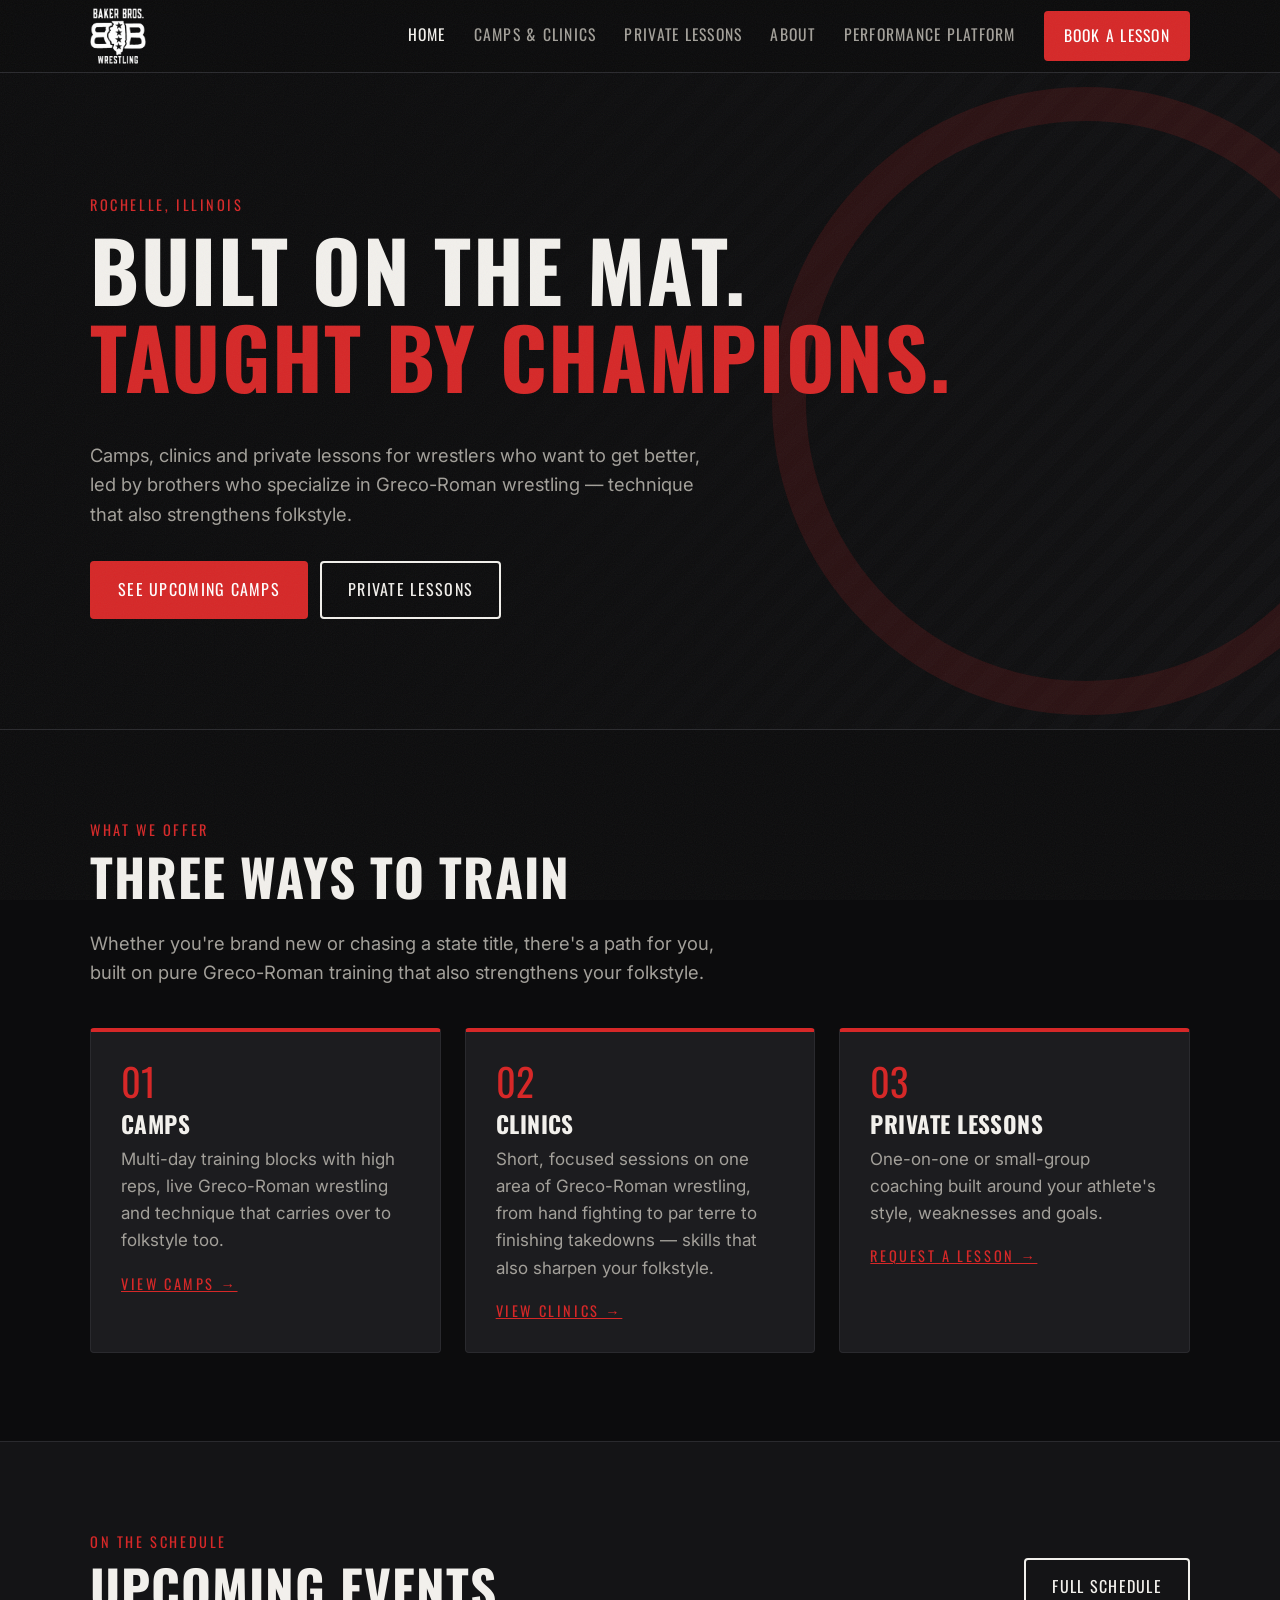
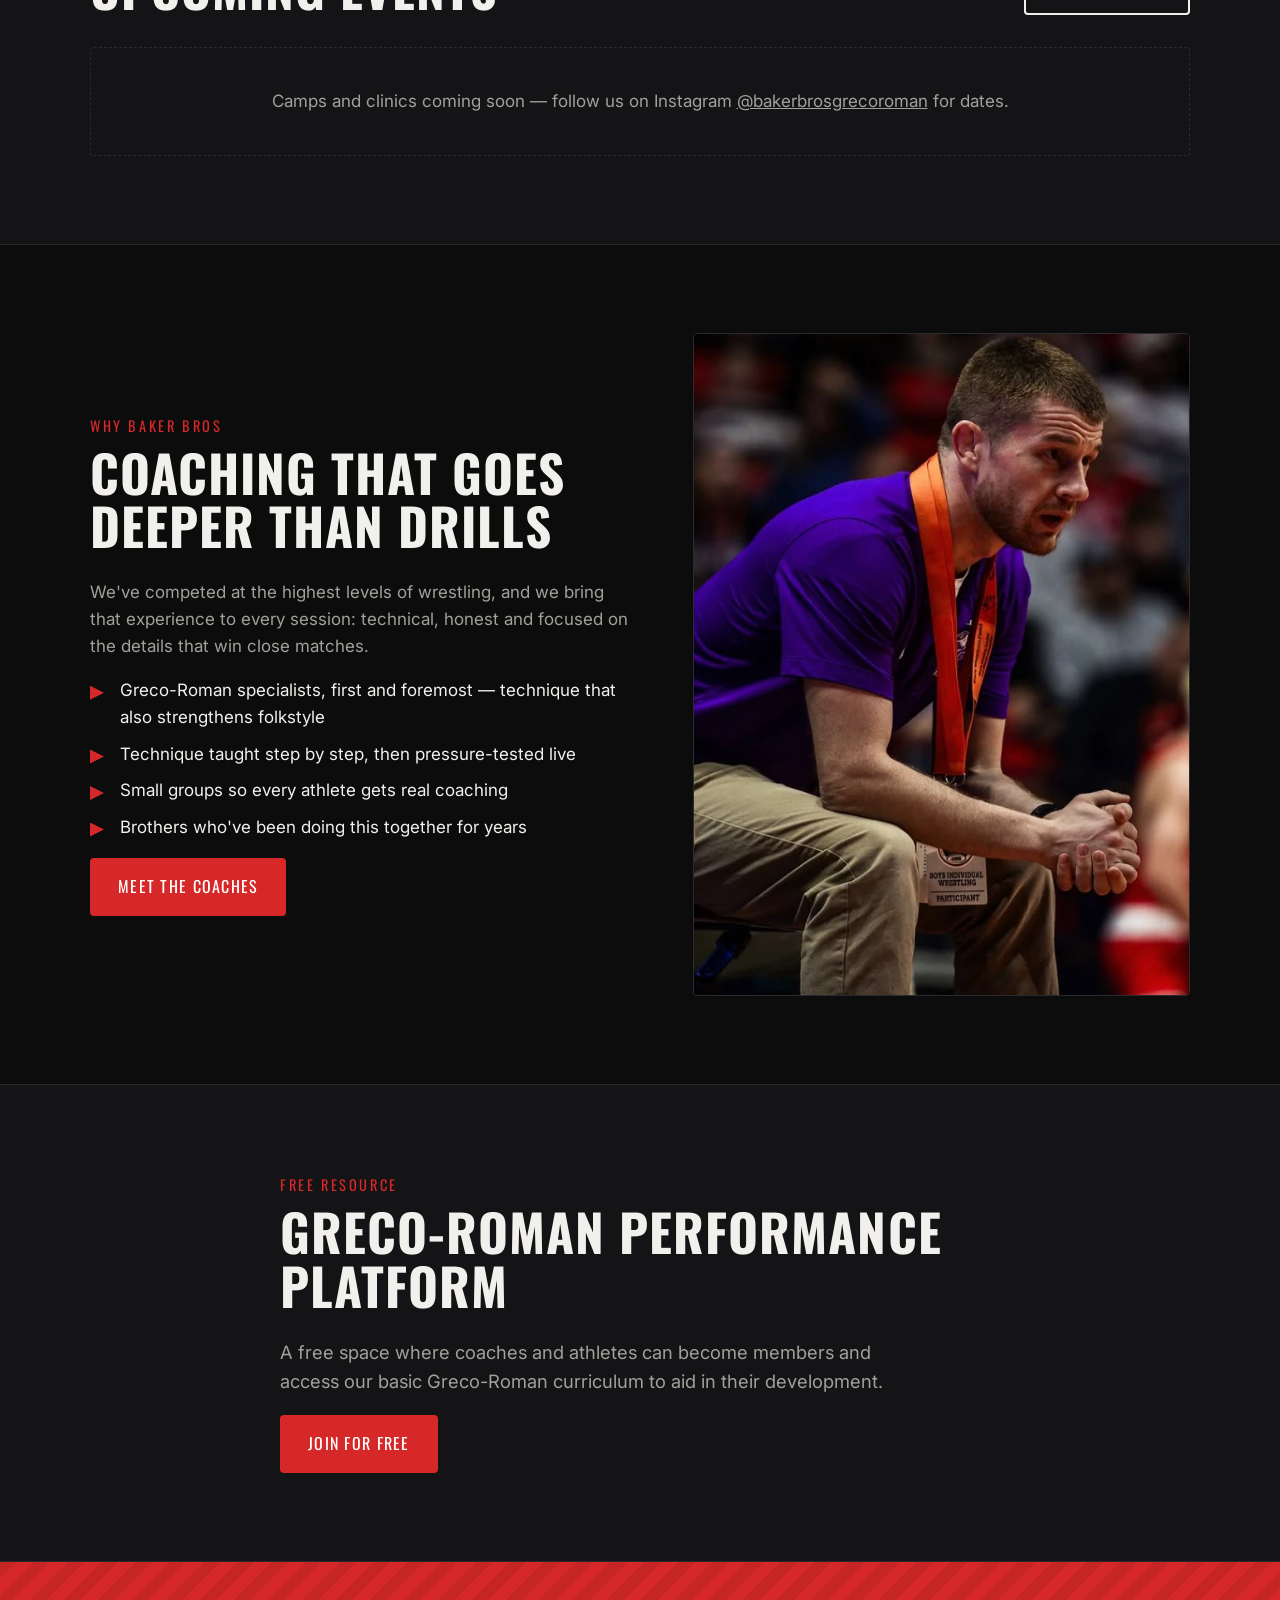
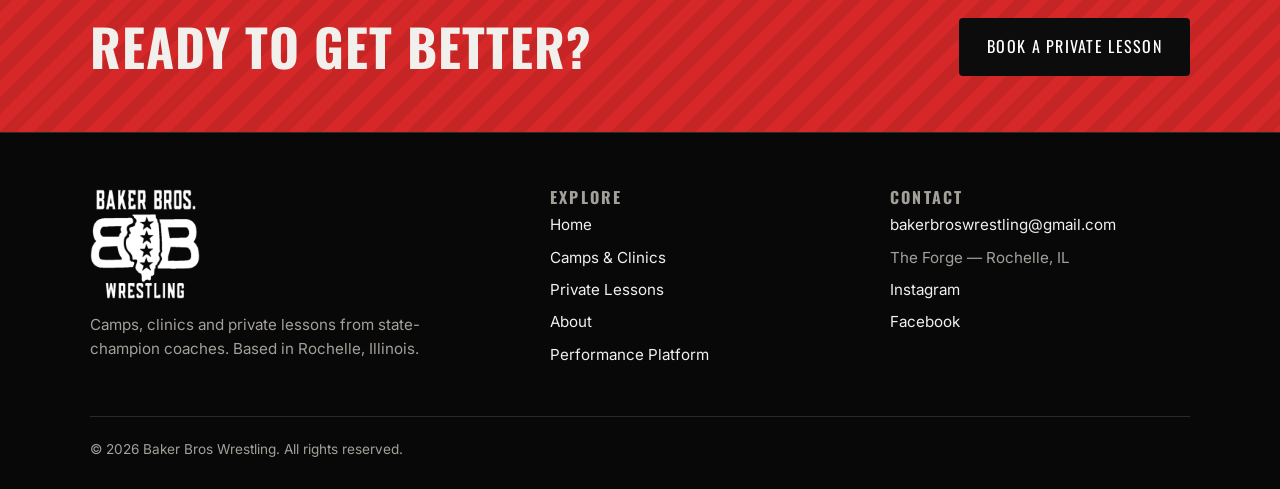
<file: index.html>
<!DOCTYPE html>
<html lang="en">
<head>
  <meta charset="UTF-8">
  <meta name="viewport" content="width=device-width, initial-scale=1">
  <title>Baker Bros Wrestling | Camps, Clinics & Private Lessons</title>
  <meta name="description" content="Greco-Roman wrestling camps, clinics and private lessons in Rochelle, Illinois, with technique that also strengthens folkstyle. Led by 2x Illinois state champion and Greco-Roman All-American Nelson Baker.">
  <meta property="og:title" content="Baker Bros Wrestling | Camps, Clinics & Private Lessons">
  <meta property="og:description" content="Greco-Roman wrestling camps, clinics and private lessons in Rochelle, Illinois, with technique that also strengthens folkstyle. Led by 2x Illinois state champion and Greco-Roman All-American Nelson Baker.">
  <meta property="og:image" content="https://www.bakerbroswrestling.com/images/apple-touch-icon.png">
  <meta property="og:url" content="https://www.bakerbroswrestling.com/">
  <meta name="twitter:card" content="summary">
  <meta name="twitter:image" content="https://www.bakerbroswrestling.com/images/apple-touch-icon.png">
  <link rel="icon" type="image/png" href="images/favicon.png">
  <link rel="apple-touch-icon" href="images/apple-touch-icon.png">
  <link rel="preconnect" href="https://fonts.googleapis.com">
  <link rel="preconnect" href="https://fonts.gstatic.com" crossorigin>
  <link href="https://fonts.googleapis.com/css2?family=Inter:wght@400;600&family=Oswald:wght@500;700&display=swap" rel="stylesheet">
  <link rel="stylesheet" href="styles.css">
</head>
<body data-page="home">
  <header id="site-header"></header>

  <main>
    <section class="hero">
      <div class="container">
        <span class="eyebrow">Rochelle, Illinois</span>
        <h1>Built on the mat.<span>Taught by champions.</span></h1>
        <p class="lead">Camps, clinics and private lessons for wrestlers who want to get better, led by brothers who specialize in Greco-Roman wrestling — technique that also strengthens folkstyle.</p>
        <div class="btn-row">
          <a class="btn" href="camps.html">See Upcoming Camps</a>
          <a class="btn ghost" href="lessons.html">Private Lessons</a>
        </div>
      </div>
    </section>

    <section class="section">
      <div class="container">
        <span class="eyebrow">What we offer</span>
        <h2>Three ways to train</h2>
        <p class="lead" style="margin-bottom:40px">Whether you're brand new or chasing a state title, there's a path for you, built on pure Greco-Roman training that also strengthens your folkstyle.</p>
        <div class="grid grid-3">
          <div class="card accent-top">
            <span class="num">01</span>
            <h3>Camps</h3>
            <p class="muted">Multi-day training blocks with high reps, live Greco-Roman wrestling and technique that carries over to folkstyle too.</p>
            <a href="camps.html" class="eyebrow" style="margin:0">View camps →</a>
          </div>
          <div class="card accent-top">
            <span class="num">02</span>
            <h3>Clinics</h3>
            <p class="muted">Short, focused sessions on one area of Greco-Roman wrestling, from hand fighting to par terre to finishing takedowns — skills that also sharpen your folkstyle.</p>
            <a href="camps.html" class="eyebrow" style="margin:0">View clinics →</a>
          </div>
          <div class="card accent-top">
            <span class="num">03</span>
            <h3>Private Lessons</h3>
            <p class="muted">One-on-one or small-group coaching built around your athlete's style, weaknesses and goals.</p>
            <a href="lessons.html" class="eyebrow" style="margin:0">Request a lesson →</a>
          </div>
        </div>
      </div>
    </section>

    <section class="section alt">
      <div class="container">
        <div style="display:flex;justify-content:space-between;align-items:end;gap:20px;flex-wrap:wrap;margin-bottom:32px">
          <div>
            <span class="eyebrow">On the schedule</span>
            <h2 style="margin:0">Upcoming events</h2>
          </div>
          <a class="btn ghost" href="camps.html">Full Schedule</a>
        </div>
        <div id="event-list" class="events" data-limit="2" data-compact="true"></div>
      </div>
    </section>

    <section class="section">
      <div class="container split">
        <div>
          <span class="eyebrow">Why Baker Bros</span>
          <h2>Coaching that goes deeper than drills</h2>
          <p class="muted">We've competed at the highest levels of wrestling, and we bring that experience to every session: technical, honest and focused on the details that win close matches.</p>
          <ul class="checklist">
            <li>Greco-Roman specialists, first and foremost — technique that also strengthens folkstyle</li>
            <li>Technique taught step by step, then pressure-tested live</li>
            <li>Small groups so every athlete gets real coaching</li>
            <li>Brothers who've been doing this together for years</li>
          </ul>
          <a class="btn" href="about.html">Meet the Coaches</a>
        </div>
        <img class="photo tall" src="images/coach-on-the-mat.webp" alt="A Baker Bros coach watching a match from the edge of the mat" width="597" height="807" loading="lazy">
      </div>
    </section>

    <section class="section alt">
      <div class="container" style="max-width:760px">
        <span class="eyebrow">Free resource</span>
        <h2>Greco-Roman Performance Platform</h2>
        <p class="lead">A free space where coaches and athletes can become members and access our basic Greco-Roman curriculum to aid in their development.</p>
        <a class="btn" data-skool href="https://www.skool.com/baker-bros-greco-roman-4869" target="_blank" rel="noopener">Join for Free</a>
      </div>
    </section>

    <section class="cta-band">
      <div class="container">
        <h2>Ready to get better?</h2>
        <a class="btn" href="lessons.html#request">Book a Private Lesson</a>
      </div>
    </section>
  </main>

  <footer id="site-footer"></footer>
  <script src="site-data.js"></script>
  <script src="main.js"></script>
</body>
</html>
</file>
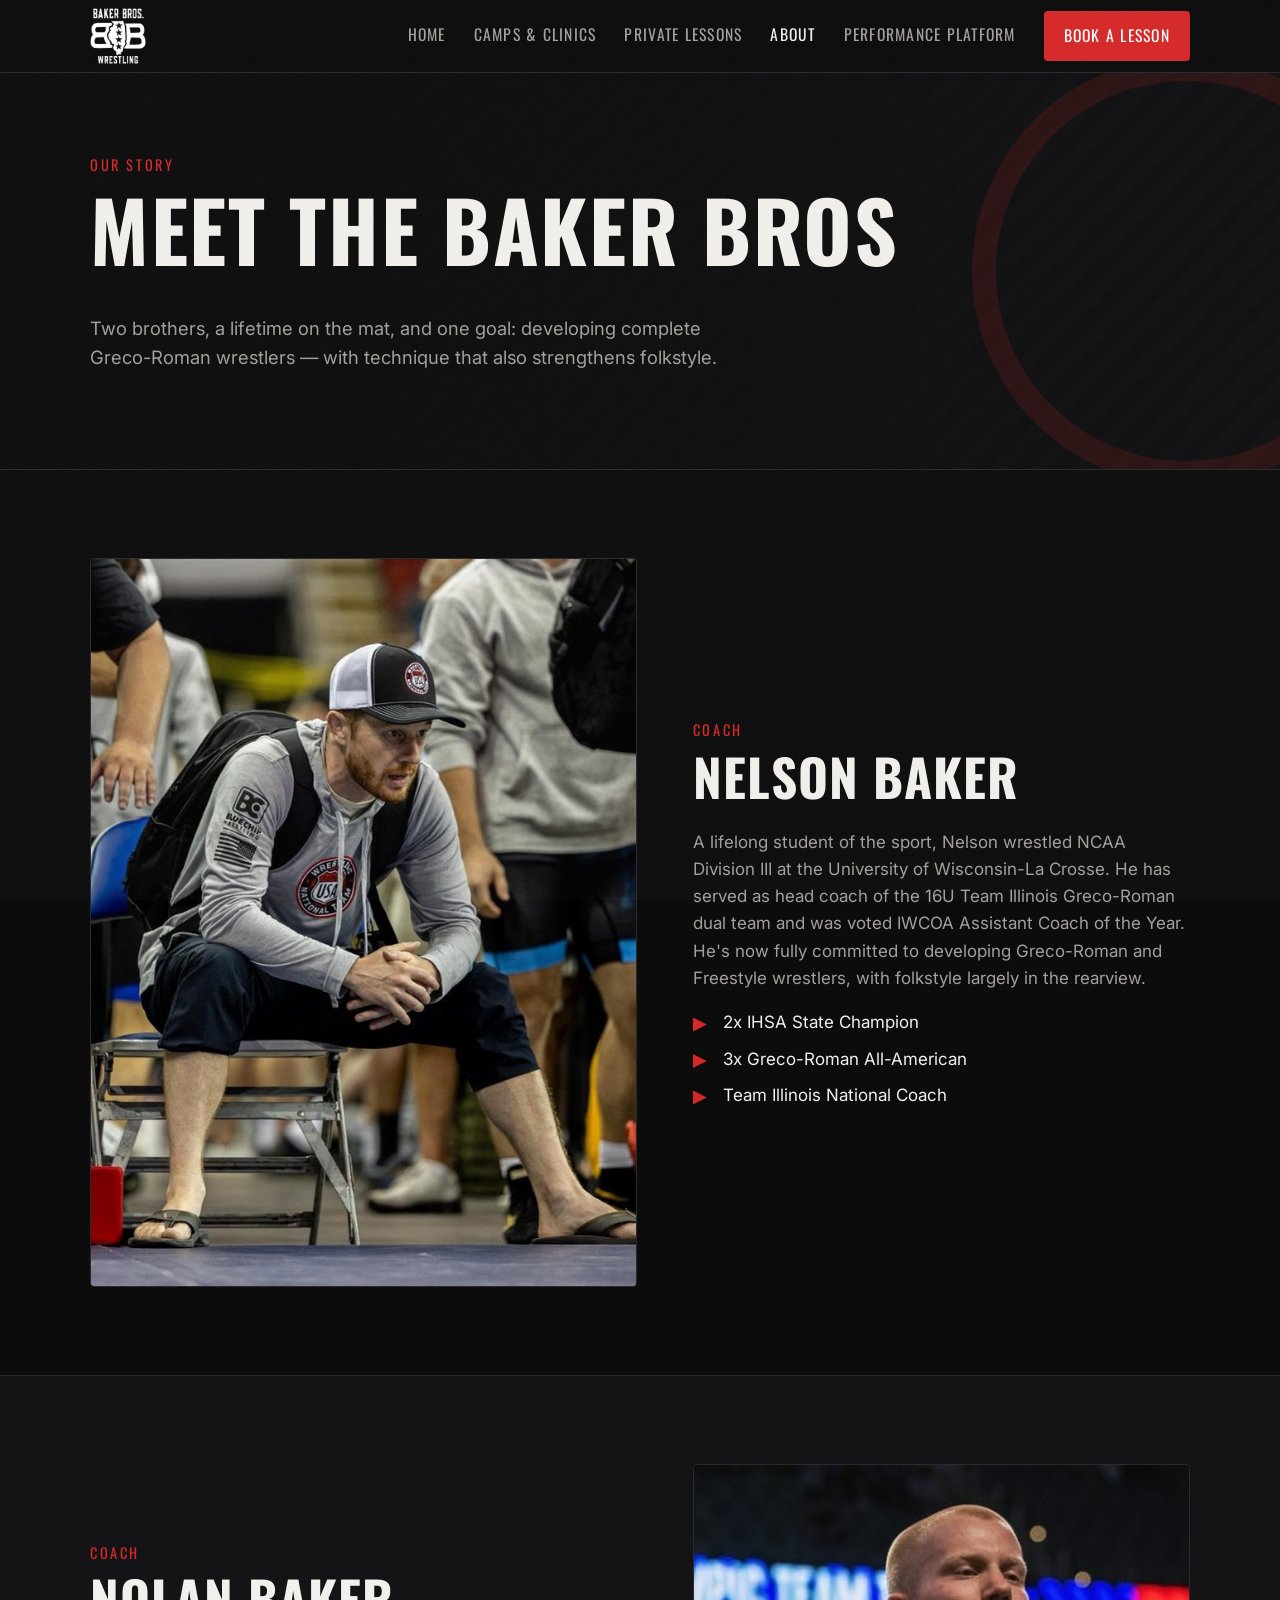
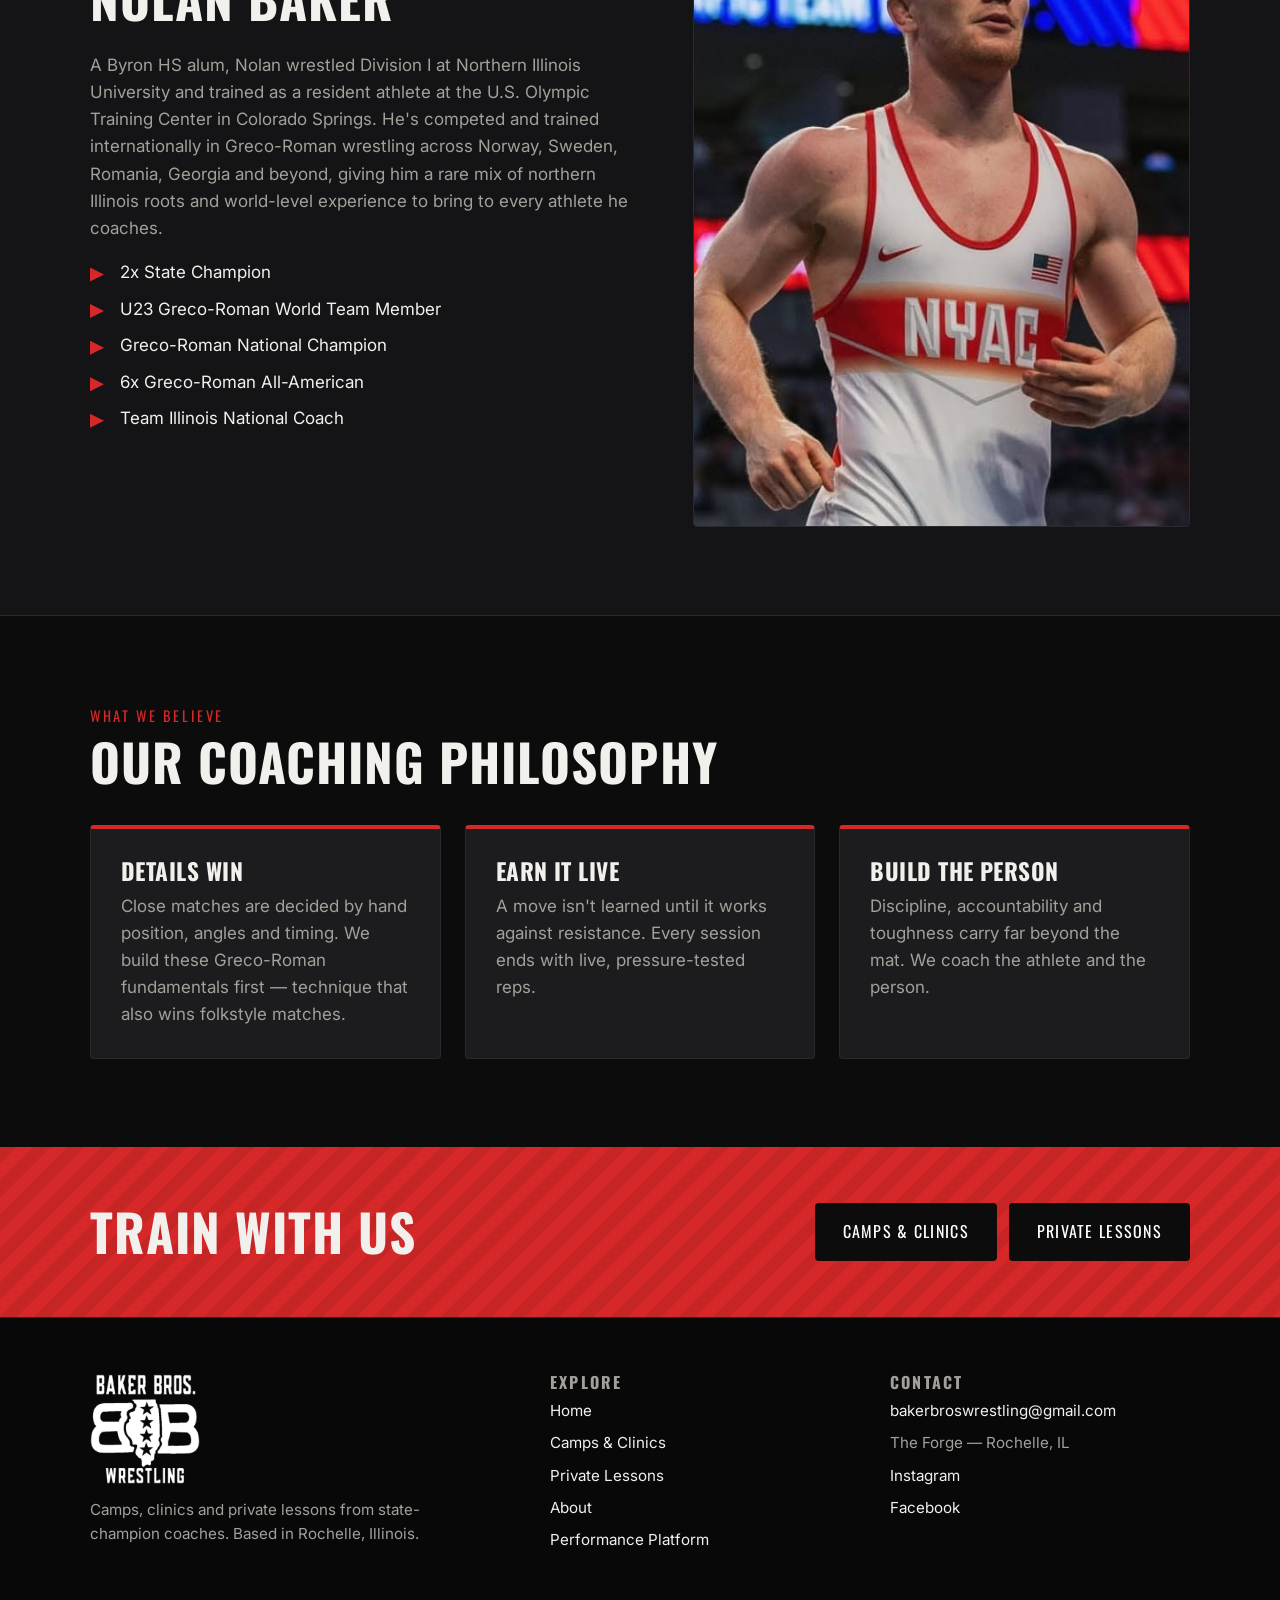
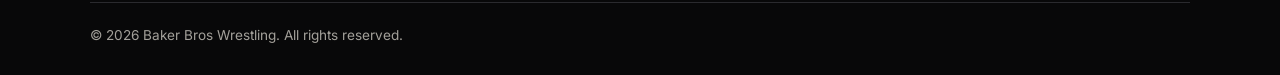
<file: about.html>
<!DOCTYPE html>
<html lang="en">
<head>
  <meta charset="UTF-8">
  <meta name="viewport" content="width=device-width, initial-scale=1">
  <title>About the Coaches | Baker Bros Wrestling</title>
  <meta name="description" content="Meet Nelson and Nolan Baker, the Greco-Roman specialists behind Baker Bros Wrestling.">
  <meta property="og:title" content="About the Coaches | Baker Bros Wrestling">
  <meta property="og:description" content="Meet Nelson and Nolan Baker, the Greco-Roman specialists behind Baker Bros Wrestling.">
  <meta property="og:image" content="https://www.bakerbroswrestling.com/images/apple-touch-icon.png">
  <meta property="og:url" content="https://www.bakerbroswrestling.com/about.html">
  <meta name="twitter:card" content="summary">
  <meta name="twitter:image" content="https://www.bakerbroswrestling.com/images/apple-touch-icon.png">
  <link rel="icon" type="image/png" href="images/favicon.png">
  <link rel="apple-touch-icon" href="images/apple-touch-icon.png">
  <link rel="preconnect" href="https://fonts.googleapis.com">
  <link rel="preconnect" href="https://fonts.gstatic.com" crossorigin>
  <link href="https://fonts.googleapis.com/css2?family=Inter:wght@400;600&family=Oswald:wght@500;700&display=swap" rel="stylesheet">
  <link rel="stylesheet" href="styles.css">
</head>
<body data-page="about">
  <header id="site-header"></header>

  <main>
    <section class="hero page-hero">
      <div class="container">
        <span class="eyebrow">Our story</span>
        <h1>Meet the Baker Bros</h1>
        <p class="lead">Two brothers, a lifetime on the mat, and one goal: developing complete Greco-Roman wrestlers — with technique that also strengthens folkstyle.</p>
      </div>
    </section>

    <section class="section">
      <div class="container split">
        <img class="photo tall" src="images/nelson-baker.jpg" alt="Nelson Baker coaching from the edge of the mat at a wrestling tournament" width="800" height="878">
        <div>
          <span class="eyebrow">Coach</span>
          <h2>Nelson Baker</h2>
          <p class="muted">A lifelong student of the sport, Nelson wrestled NCAA Division III at the University of Wisconsin-La Crosse. He has served as head coach of the 16U Team Illinois Greco-Roman dual team and was voted IWCOA Assistant Coach of the Year. He's now fully committed to developing Greco-Roman and Freestyle wrestlers, with folkstyle largely in the rearview.</p>
          <ul class="checklist">
            <li>2x IHSA State Champion</li>
            <li>3x Greco-Roman All-American</li>
            <li>Team Illinois National Coach</li>
          </ul>
        </div>
      </div>
    </section>

    <section class="section alt">
      <div class="container split">
        <div>
          <span class="eyebrow">Coach</span>
          <h2>Nolan Baker</h2>
          <p class="muted">A Byron HS alum, Nolan wrestled Division I at Northern Illinois University and trained as a resident athlete at the U.S. Olympic Training Center in Colorado Springs. He's competed and trained internationally in Greco-Roman wrestling across Norway, Sweden, Romania, Georgia and beyond, giving him a rare mix of northern Illinois roots and world-level experience to bring to every athlete he coaches.</p>
          <ul class="checklist">
            <li>2x State Champion</li>
            <li>U23 Greco-Roman World Team Member</li>
            <li>Greco-Roman National Champion</li>
            <li>6x Greco-Roman All-American</li>
            <li>Team Illinois National Coach</li>
          </ul>
        </div>
        <img class="photo tall" src="images/nolan-baker.jpg" alt="Nolan Baker in a wrestling singlet at a national competition" width="747" height="747">
      </div>
    </section>

    <section class="section">
      <div class="container">
        <span class="eyebrow">What we believe</span>
        <h2>Our coaching philosophy</h2>
        <div class="grid grid-3" style="margin-top:36px">
          <div class="card accent-top"><h3>Details win</h3><p class="muted">Close matches are decided by hand position, angles and timing. We build these Greco-Roman fundamentals first — technique that also wins folkstyle matches.</p></div>
          <div class="card accent-top"><h3>Earn it live</h3><p class="muted">A move isn't learned until it works against resistance. Every session ends with live, pressure-tested reps.</p></div>
          <div class="card accent-top"><h3>Build the person</h3><p class="muted">Discipline, accountability and toughness carry far beyond the mat. We coach the athlete and the person.</p></div>
        </div>
      </div>
    </section>

    <section class="cta-band">
      <div class="container">
        <h2>Train with us</h2>
        <div class="btn-row">
          <a class="btn" href="camps.html">Camps &amp; Clinics</a>
          <a class="btn" href="lessons.html">Private Lessons</a>
        </div>
      </div>
    </section>
  </main>

  <footer id="site-footer"></footer>
  <script src="site-data.js"></script>
  <script src="main.js"></script>
</body>
</html>
</file>
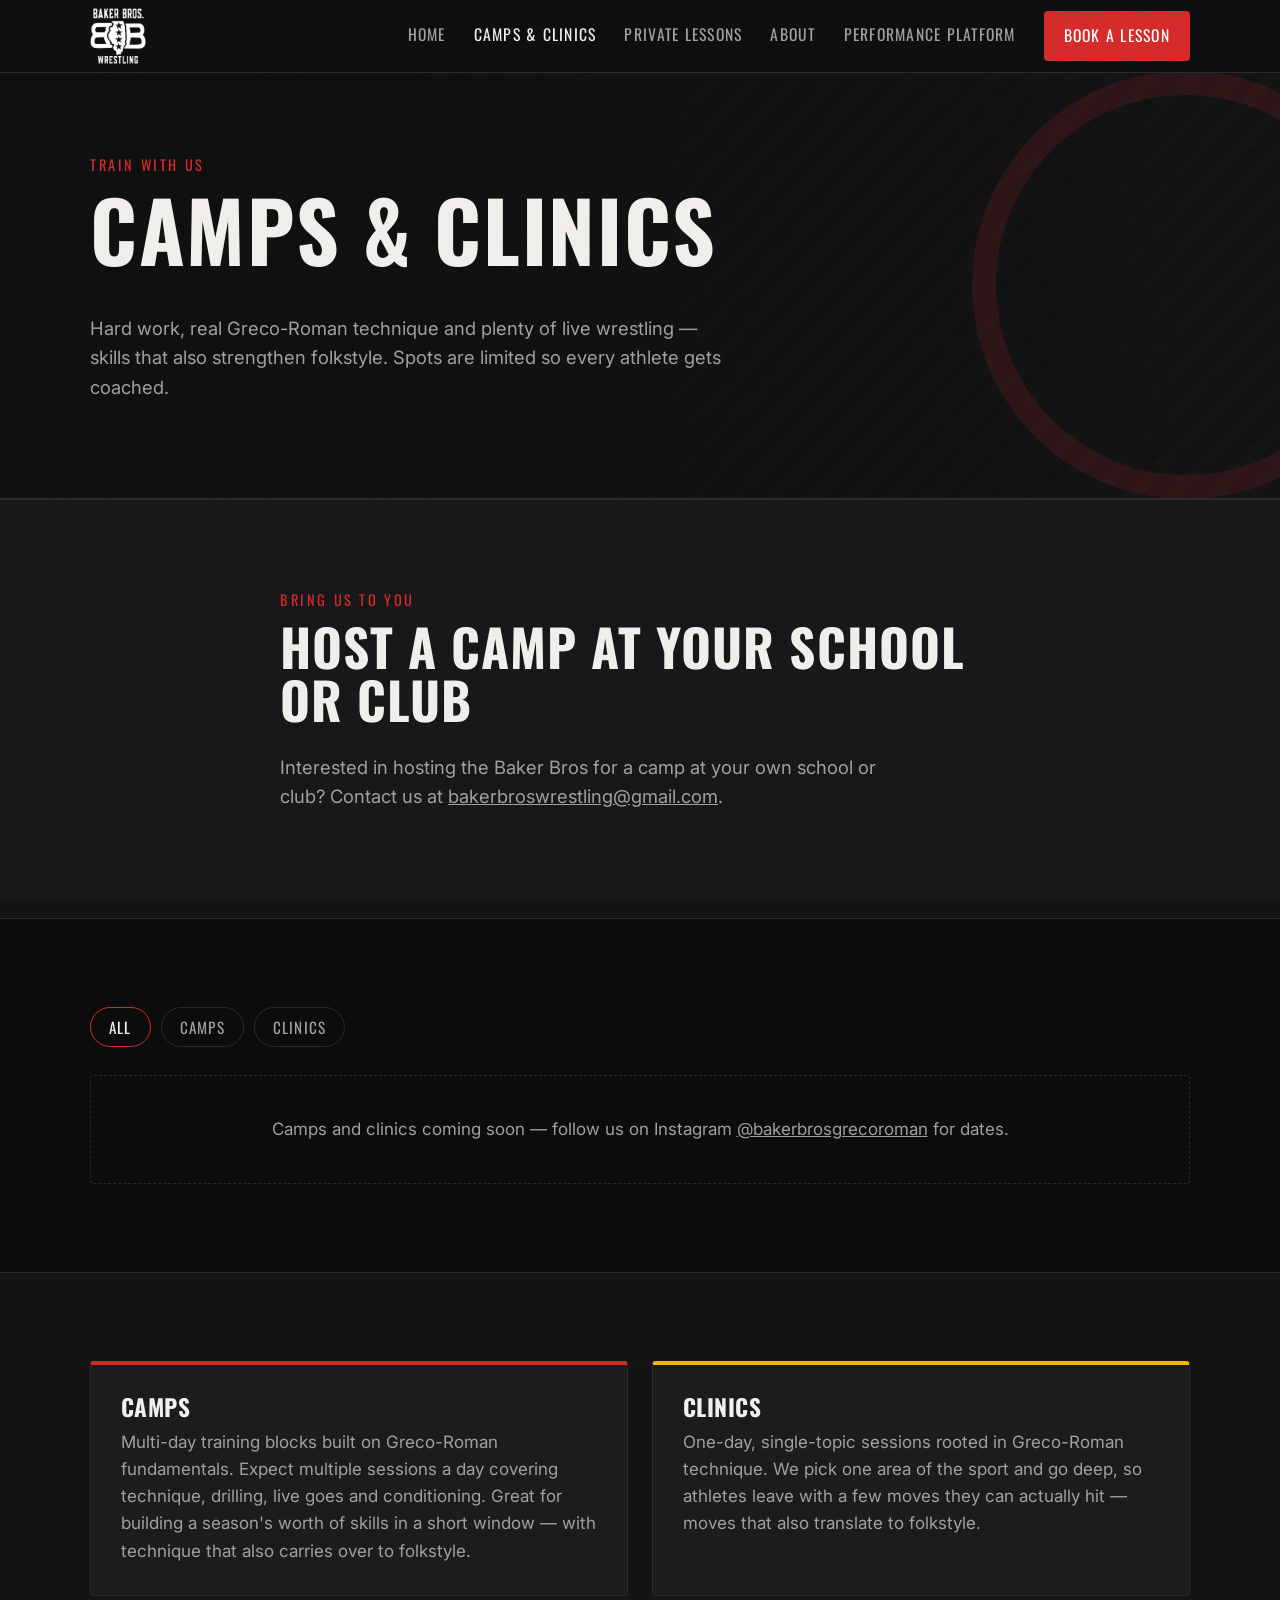
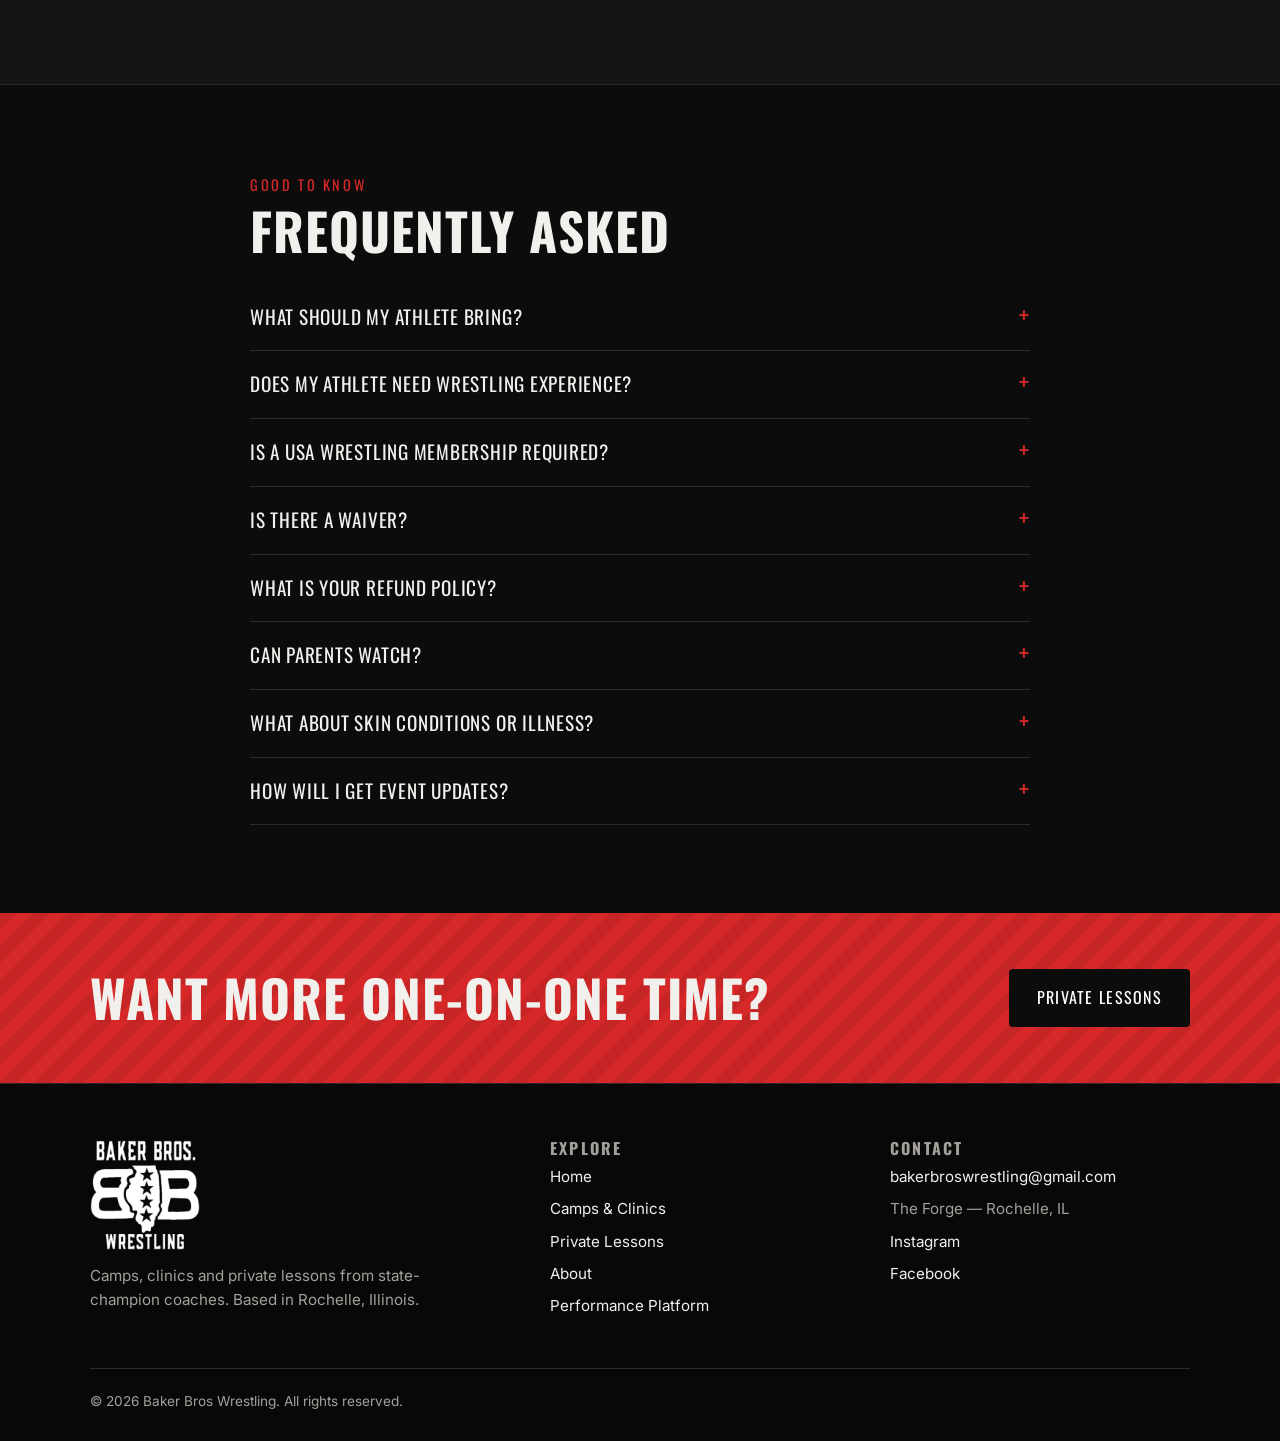
<file: camps.html>
<!DOCTYPE html>
<html lang="en">
<head>
  <meta charset="UTF-8">
  <meta name="viewport" content="width=device-width, initial-scale=1">
  <title>Camps & Clinics | Baker Bros Wrestling</title>
  <meta name="description" content="Upcoming Greco-Roman wrestling camps and clinics in Rochelle, Illinois with Baker Bros Wrestling — technique that also strengthens folkstyle.">
  <meta property="og:title" content="Camps & Clinics | Baker Bros Wrestling">
  <meta property="og:description" content="Upcoming Greco-Roman wrestling camps and clinics in Rochelle, Illinois with Baker Bros Wrestling — technique that also strengthens folkstyle.">
  <meta property="og:image" content="https://www.bakerbroswrestling.com/images/apple-touch-icon.png">
  <meta property="og:url" content="https://www.bakerbroswrestling.com/camps.html">
  <meta name="twitter:card" content="summary">
  <meta name="twitter:image" content="https://www.bakerbroswrestling.com/images/apple-touch-icon.png">
  <link rel="icon" type="image/png" href="images/favicon.png">
  <link rel="apple-touch-icon" href="images/apple-touch-icon.png">
  <link rel="preconnect" href="https://fonts.googleapis.com">
  <link rel="preconnect" href="https://fonts.gstatic.com" crossorigin>
  <link href="https://fonts.googleapis.com/css2?family=Inter:wght@400;600&family=Oswald:wght@500;700&display=swap" rel="stylesheet">
  <link rel="stylesheet" href="styles.css">
</head>
<body data-page="camps">
  <header id="site-header"></header>

  <main>
    <section class="hero page-hero">
      <div class="container">
        <span class="eyebrow">Train with us</span>
        <h1>Camps &amp; Clinics</h1>
        <p class="lead">Hard work, real Greco-Roman technique and plenty of live wrestling — skills that also strengthen folkstyle. Spots are limited so every athlete gets coached.</p>
      </div>
    </section>

    <section class="section alt">
      <div class="container" style="max-width:760px">
        <span class="eyebrow">Bring us to you</span>
        <h2>Host a Camp at Your School or Club</h2>
        <p class="lead">Interested in hosting the Baker Bros for a camp at your own school or club? Contact us at <a href="mailto:bakerbroswrestling@gmail.com">bakerbroswrestling@gmail.com</a>.</p>
      </div>
    </section>

    <section class="section">
      <div class="container">
        <div class="filters">
          <button class="filter active" data-filter="all">All</button>
          <button class="filter" data-filter="camp">Camps</button>
          <button class="filter" data-filter="clinic">Clinics</button>
        </div>
        <div id="event-list" class="events"></div>
      </div>
    </section>

    <section class="section alt">
      <div class="container">
        <div class="grid grid-2">
          <div class="card accent-top">
            <h3>Camps</h3>
            <p class="muted">Multi-day training blocks built on Greco-Roman fundamentals. Expect multiple sessions a day covering technique, drilling, live goes and conditioning. Great for building a season's worth of skills in a short window — with technique that also carries over to folkstyle.</p>
          </div>
          <div class="card accent-top" style="border-top-color:var(--accent-2)">
            <h3>Clinics</h3>
            <p class="muted">One-day, single-topic sessions rooted in Greco-Roman technique. We pick one area of the sport and go deep, so athletes leave with a few moves they can actually hit — moves that also translate to folkstyle.</p>
          </div>
        </div>
      </div>
    </section>

    <section class="section">
      <div class="container" style="max-width:820px">
        <span class="eyebrow">Good to know</span>
        <h2>Frequently asked</h2>
        <details>
          <summary>What should my athlete bring?</summary>
          <p>Wrestling shoes, a full water bottle, a snack, and practice clothes (shorts and a t-shirt, no zippers or pockets). Label everything with your athlete's name.</p>
        </details>
        <details>
          <summary>Does my athlete need wrestling experience?</summary>
          <p>Most camps and clinics are open to all levels. We group athletes by age, size and experience for drilling and live wrestling, so beginners and experienced wrestlers both get the right level of work. Some of our events are &ldquo;Elite Level Only&rdquo;. If an event has a minimum experience requirement, it's listed in the event description.</p>
        </details>
        <details>
          <summary>Is a USA Wrestling membership required?</summary>
          <p>Yes. Every athlete needs an active USA Wrestling athlete membership for the dates of the event. It covers insurance on the mat. Memberships can be purchased online at <a href="https://usawmembership.com" target="_blank" rel="noopener">usawmembership.com</a>.</p>
        </details>
        <details>
          <summary>Is there a waiver?</summary>
          <p>Yes. A parent or guardian signs a participation agreement and medical authorization before an athlete's first session, camp, or clinic. It's a one-time form each season and can be found on our website.</p>
        </details>
        <details>
          <summary>What is your refund policy?</summary>
          <p>Full refund if you cancel 7 or more days before. Inside 7 days, you'll receive a credit toward a future session or event. If we cancel, you get a full refund. Camps hosted by a partner club follow that club's refund policy.</p>
        </details>
        <details>
          <summary>Can parents watch?</summary>
          <p>Group practices, camps and clinics are closed to spectators unless arranged in advance. A parent or guardian must be present for all one-on-one lessons.</p>
        </details>
        <details>
          <summary>What about skin conditions or illness?</summary>
          <p>Athletes with any open, untreated or suspicious skin condition (ringworm, impetigo, cold sores and so on) will not be allowed on the mat. This protects everyone. If your athlete is sick, keep them home and let us know.</p>
        </details>
        <details>
          <summary>How will I get event updates?</summary>
          <p>Follow us on Instagram and Facebook for schedule announcements.</p>
        </details>
      </div>
    </section>

    <section class="cta-band">
      <div class="container">
        <h2>Want more one-on-one time?</h2>
        <a class="btn" href="lessons.html">Private Lessons</a>
      </div>
    </section>
  </main>

  <footer id="site-footer"></footer>
  <script src="site-data.js"></script>
  <script src="main.js"></script>
</body>
</html>
</file>
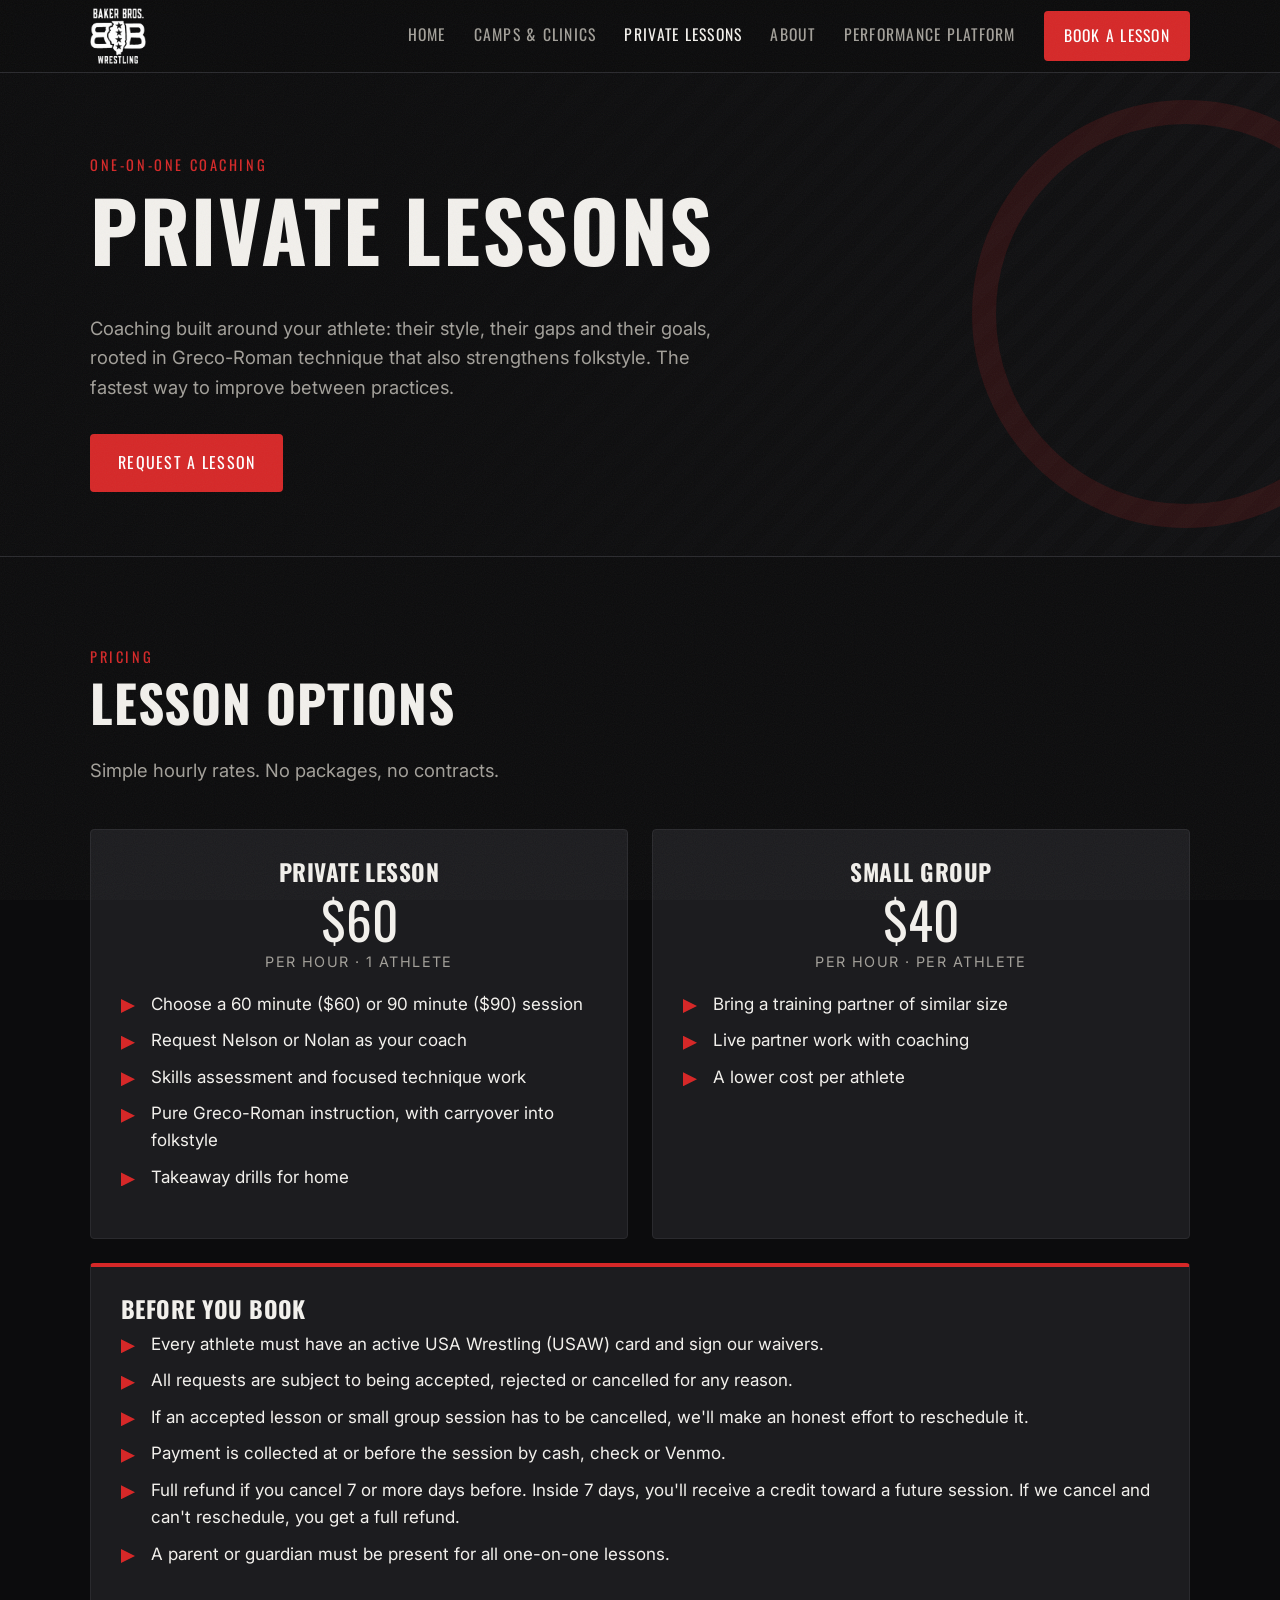
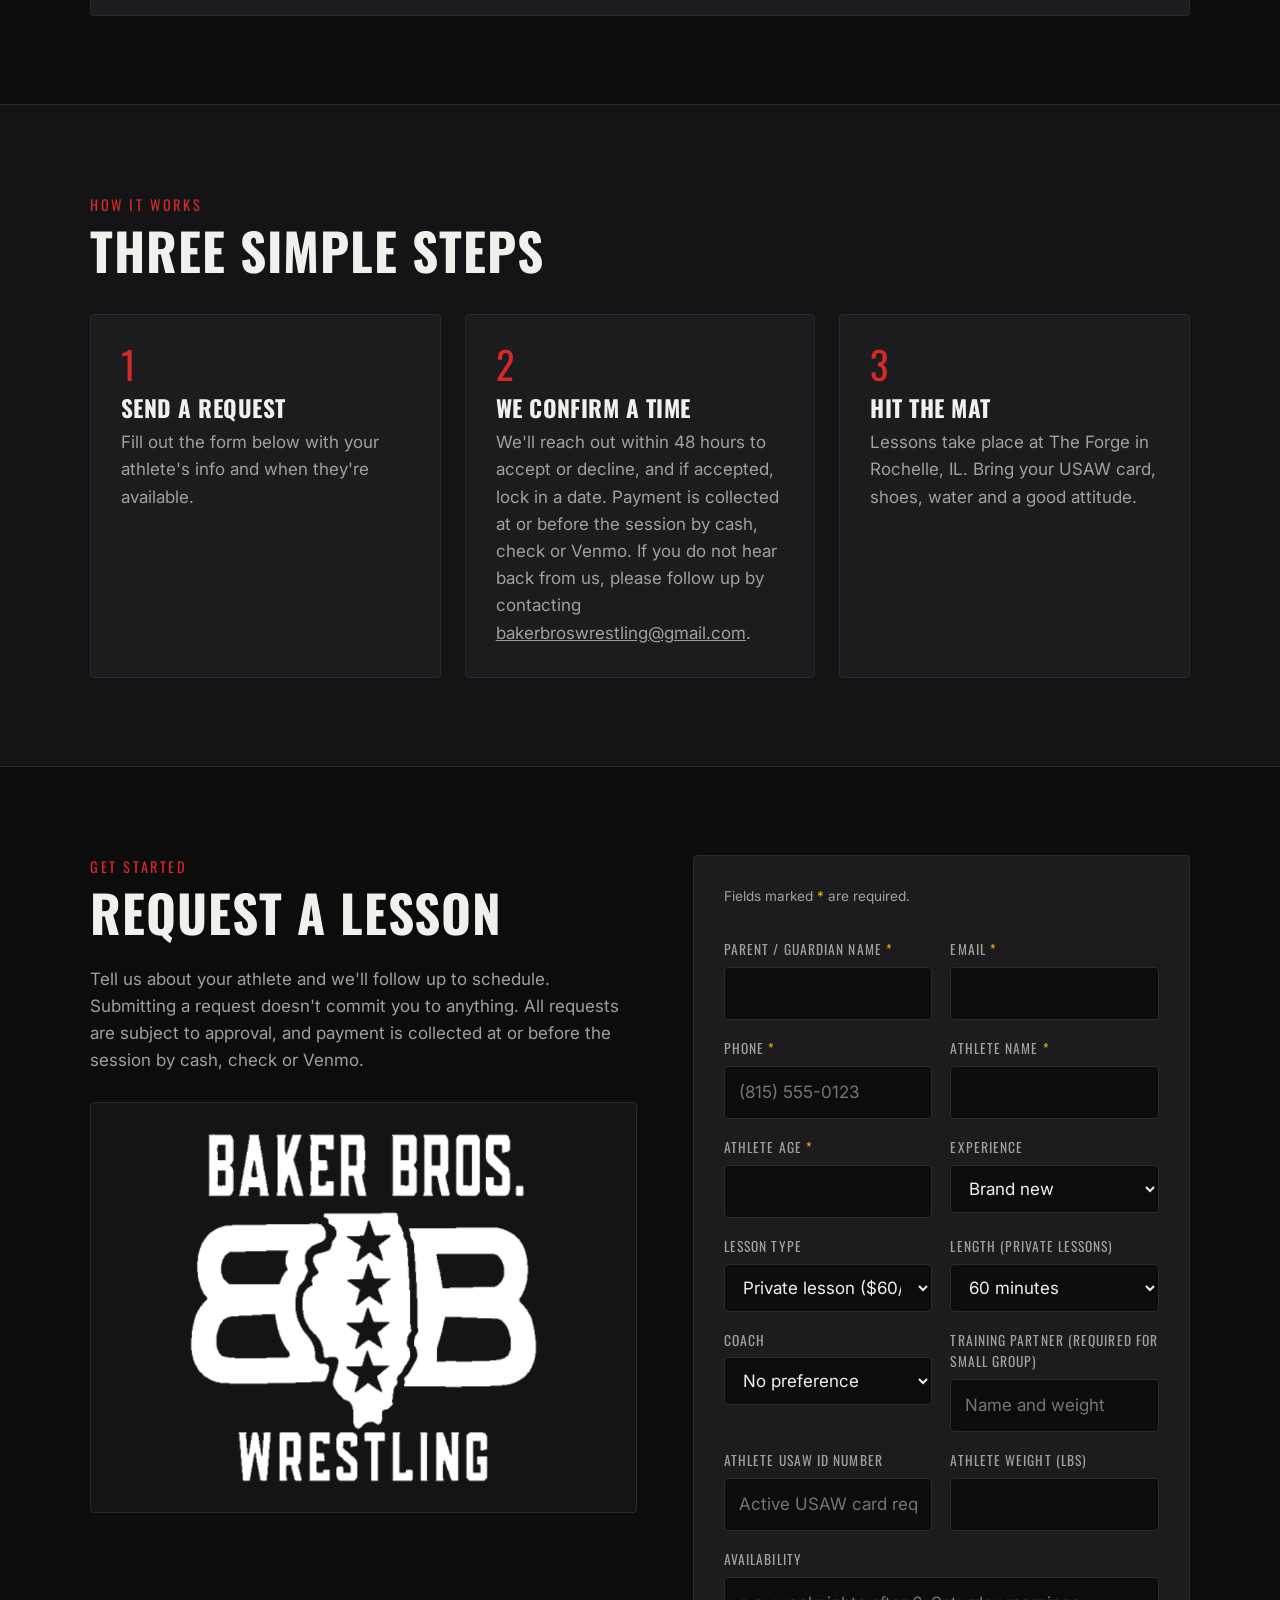
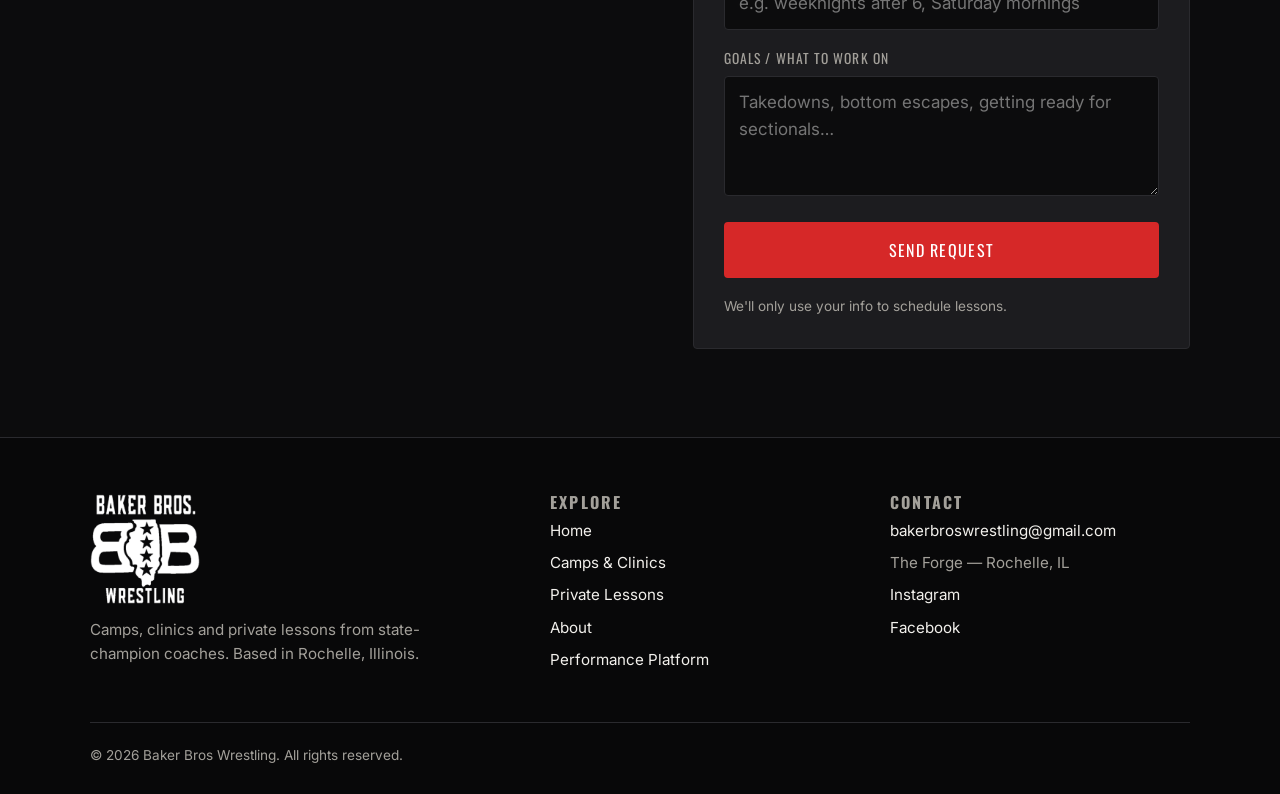
<file: lessons.html>
<!DOCTYPE html>
<html lang="en">
<head>
  <meta charset="UTF-8">
  <meta name="viewport" content="width=device-width, initial-scale=1">
  <title>Private Lessons | Baker Bros Wrestling</title>
  <meta name="description" content="One-on-one and small-group private Greco-Roman wrestling lessons in Rochelle, Illinois — technique that also strengthens folkstyle.">
  <meta property="og:title" content="Private Lessons | Baker Bros Wrestling">
  <meta property="og:description" content="One-on-one and small-group private Greco-Roman wrestling lessons in Rochelle, Illinois — technique that also strengthens folkstyle.">
  <meta property="og:image" content="https://www.bakerbroswrestling.com/images/apple-touch-icon.png">
  <meta property="og:url" content="https://www.bakerbroswrestling.com/lessons.html">
  <meta name="twitter:card" content="summary">
  <meta name="twitter:image" content="https://www.bakerbroswrestling.com/images/apple-touch-icon.png">
  <link rel="icon" type="image/png" href="images/favicon.png">
  <link rel="apple-touch-icon" href="images/apple-touch-icon.png">
  <link rel="preconnect" href="https://fonts.googleapis.com">
  <link rel="preconnect" href="https://fonts.gstatic.com" crossorigin>
  <link href="https://fonts.googleapis.com/css2?family=Inter:wght@400;600&family=Oswald:wght@500;700&display=swap" rel="stylesheet">
  <link rel="stylesheet" href="styles.css">
</head>
<body data-page="lessons">
  <header id="site-header"></header>

  <main>
    <section class="hero page-hero">
      <div class="container">
        <span class="eyebrow">One-on-one coaching</span>
        <h1>Private Lessons</h1>
        <p class="lead">Coaching built around your athlete: their style, their gaps and their goals, rooted in Greco-Roman technique that also strengthens folkstyle. The fastest way to improve between practices.</p>
        <a class="btn" href="#request">Request a Lesson</a>
      </div>
    </section>

    <section class="section">
      <div class="container">
        <span class="eyebrow">Pricing</span>
        <h2>Lesson options</h2>
        <p class="lead" style="margin-bottom:44px">Simple hourly rates. No packages, no contracts.</p>
        <div class="grid grid-2">
          <div class="card price-card">
            <h3>Private Lesson</h3>
            <div class="amount">$60</div>
            <span class="per">per hour &middot; 1 athlete</span>
            <ul class="checklist" style="text-align:left">
              <li>Choose a 60 minute ($60) or 90 minute ($90) session</li>
              <li>Request Nelson or Nolan as your coach</li>
              <li>Skills assessment and focused technique work</li>
              <li>Pure Greco-Roman instruction, with carryover into folkstyle</li>
              <li>Takeaway drills for home</li>
            </ul>
          </div>
          <div class="card price-card">
            <h3>Small Group</h3>
            <div class="amount">$40</div>
            <span class="per">per hour &middot; per athlete</span>
            <ul class="checklist" style="text-align:left">
              <li>Bring a training partner of similar size</li>
              <li>Live partner work with coaching</li>
              <li>A lower cost per athlete</li>
            </ul>
          </div>
        </div>

        <div class="card accent-top" style="margin-top:24px">
          <h3>Before you book</h3>
          <ul class="checklist">
            <li>Every athlete must have an active USA Wrestling (USAW) card and sign our waivers.</li>
            <li>All requests are subject to being accepted, rejected or cancelled for any reason.</li>
            <li>If an accepted lesson or small group session has to be cancelled, we'll make an honest effort to reschedule it.</li>
            <li>Payment is collected at or before the session by cash, check or Venmo.</li>
            <li>Full refund if you cancel 7 or more days before. Inside 7 days, you'll receive a credit toward a future session. If we cancel and can't reschedule, you get a full refund.</li>
            <li>A parent or guardian must be present for all one-on-one lessons.</li>
          </ul>
        </div>
      </div>
    </section>

    <section class="section alt">
      <div class="container">
        <span class="eyebrow">How it works</span>
        <h2>Three simple steps</h2>
        <div class="grid grid-3" style="margin-top:36px">
          <div class="card"><span class="num">1</span><h3>Send a request</h3><p class="muted">Fill out the form below with your athlete's info and when they're available.</p></div>
          <div class="card"><span class="num">2</span><h3>We confirm a time</h3><p class="muted">We'll reach out within 48 hours to accept or decline, and if accepted, lock in a date. Payment is collected at or before the session by cash, check or Venmo. If you do not hear back from us, please follow up by contacting <a href="mailto:bakerbroswrestling@gmail.com">bakerbroswrestling@gmail.com</a>.</p></div>
          <div class="card"><span class="num">3</span><h3>Hit the mat</h3><p class="muted">Lessons take place at The Forge in Rochelle, IL. Bring your USAW card, shoes, water and a good attitude.</p></div>
        </div>
      </div>
    </section>

    <section class="section" id="request">
      <div class="container split" style="align-items:start">
        <div>
          <span class="eyebrow">Get started</span>
          <h2>Request a lesson</h2>
          <p class="muted">Tell us about your athlete and we'll follow up to schedule. Submitting a request doesn't commit you to anything. All requests are subject to approval, and payment is collected at or before the session by cash, check or Venmo.</p>
          <img class="photo photo-logo" src="images/logo-white.png" alt="Baker Bros Wrestling logo" width="600" height="601" loading="lazy" style="margin-top:28px">
        </div>
        <div class="card">
          <form id="lesson-form" class="form" novalidate>
            <p class="form-note">Fields marked <span class="req" aria-hidden="true">*</span> are required.</p>
            <div class="form-row">
              <div><label for="parent">Parent / guardian name <span class="req" aria-hidden="true">*</span></label><input id="parent" name="Parent name" required autocomplete="name" aria-describedby="parent-error"><p class="field-error" id="parent-error"></p></div>
              <div><label for="email">Email <span class="req" aria-hidden="true">*</span></label><input id="email" name="email" type="email" required autocomplete="email" aria-describedby="email-error"><p class="field-error" id="email-error"></p></div>
            </div>
            <div class="form-row">
              <div><label for="phone">Phone <span class="req" aria-hidden="true">*</span></label><input id="phone" name="Phone" type="tel" required autocomplete="tel" placeholder="(815) 555-0123" aria-describedby="phone-error"><p class="field-error" id="phone-error"></p></div>
              <div><label for="athlete">Athlete name <span class="req" aria-hidden="true">*</span></label><input id="athlete" name="Athlete name" required aria-describedby="athlete-error"><p class="field-error" id="athlete-error"></p></div>
            </div>
            <div class="form-row">
              <div><label for="age">Athlete age <span class="req" aria-hidden="true">*</span></label><input id="age" name="Athlete age" type="number" min="4" max="20" step="1" inputmode="numeric" required aria-describedby="age-error"><p class="field-error" id="age-error"></p></div>
              <div>
                <label for="experience">Experience</label>
                <select id="experience" name="Experience">
                  <option>Brand new</option>
                  <option>1–2 years</option>
                  <option>3–5 years</option>
                  <option>5+ years</option>
                </select>
              </div>
            </div>
            <div class="form-row">
              <div>
                <label for="type">Lesson type</label>
                <select id="type" name="Lesson type">
                  <option>Private lesson ($60/hr)</option>
                  <option>Small group ($40/hr per athlete)</option>
                </select>
              </div>
              <div>
                <label for="length">Length (private lessons)</label>
                <select id="length" name="Lesson length">
                  <option>60 minutes</option>
                  <option>90 minutes</option>
                </select>
              </div>
            </div>
            <div class="form-row">
              <div>
                <label for="coach">Coach</label>
                <select id="coach" name="Coach">
                  <option>No preference</option>
                  <option>Nelson</option>
                  <option>Nolan</option>
                </select>
              </div>
              <div><label for="partner">Training partner (required for small group)</label><input id="partner" name="Training partner" placeholder="Name and weight" aria-describedby="partner-error"><p class="field-error" id="partner-error"></p></div>
            </div>
            <div class="form-row">
              <div><label for="usaw">Athlete USAW ID number</label><input id="usaw" name="USAW ID number" placeholder="Active USAW card required"></div>
              <div><label for="weight">Athlete weight (lbs)</label><input id="weight" name="Athlete weight" type="number" min="30" max="400" step="any" inputmode="decimal" aria-describedby="weight-error"><p class="field-error" id="weight-error"></p></div>
            </div>
            <div><label for="availability">Availability</label><input id="availability" name="Availability" placeholder="e.g. weeknights after 6, Saturday mornings"></div>
            <div><label for="goals">Goals / what to work on</label><textarea id="goals" name="Goals" placeholder="Takedowns, bottom escapes, getting ready for sectionals…"></textarea></div>
            <div class="hp" aria-hidden="true"><label>Leave blank<input name="_gotcha" tabindex="-1" autocomplete="off"></label></div>
            <button class="btn" type="submit">Send Request</button>
            <div id="form-status" class="form-status" role="status"></div>
            <p class="form-note">We'll only use your info to schedule lessons.</p>
          </form>
        </div>
      </div>
    </section>
  </main>

  <footer id="site-footer"></footer>
  <script src="site-data.js"></script>
  <script src="main.js"></script>
</body>
</html>
</file>
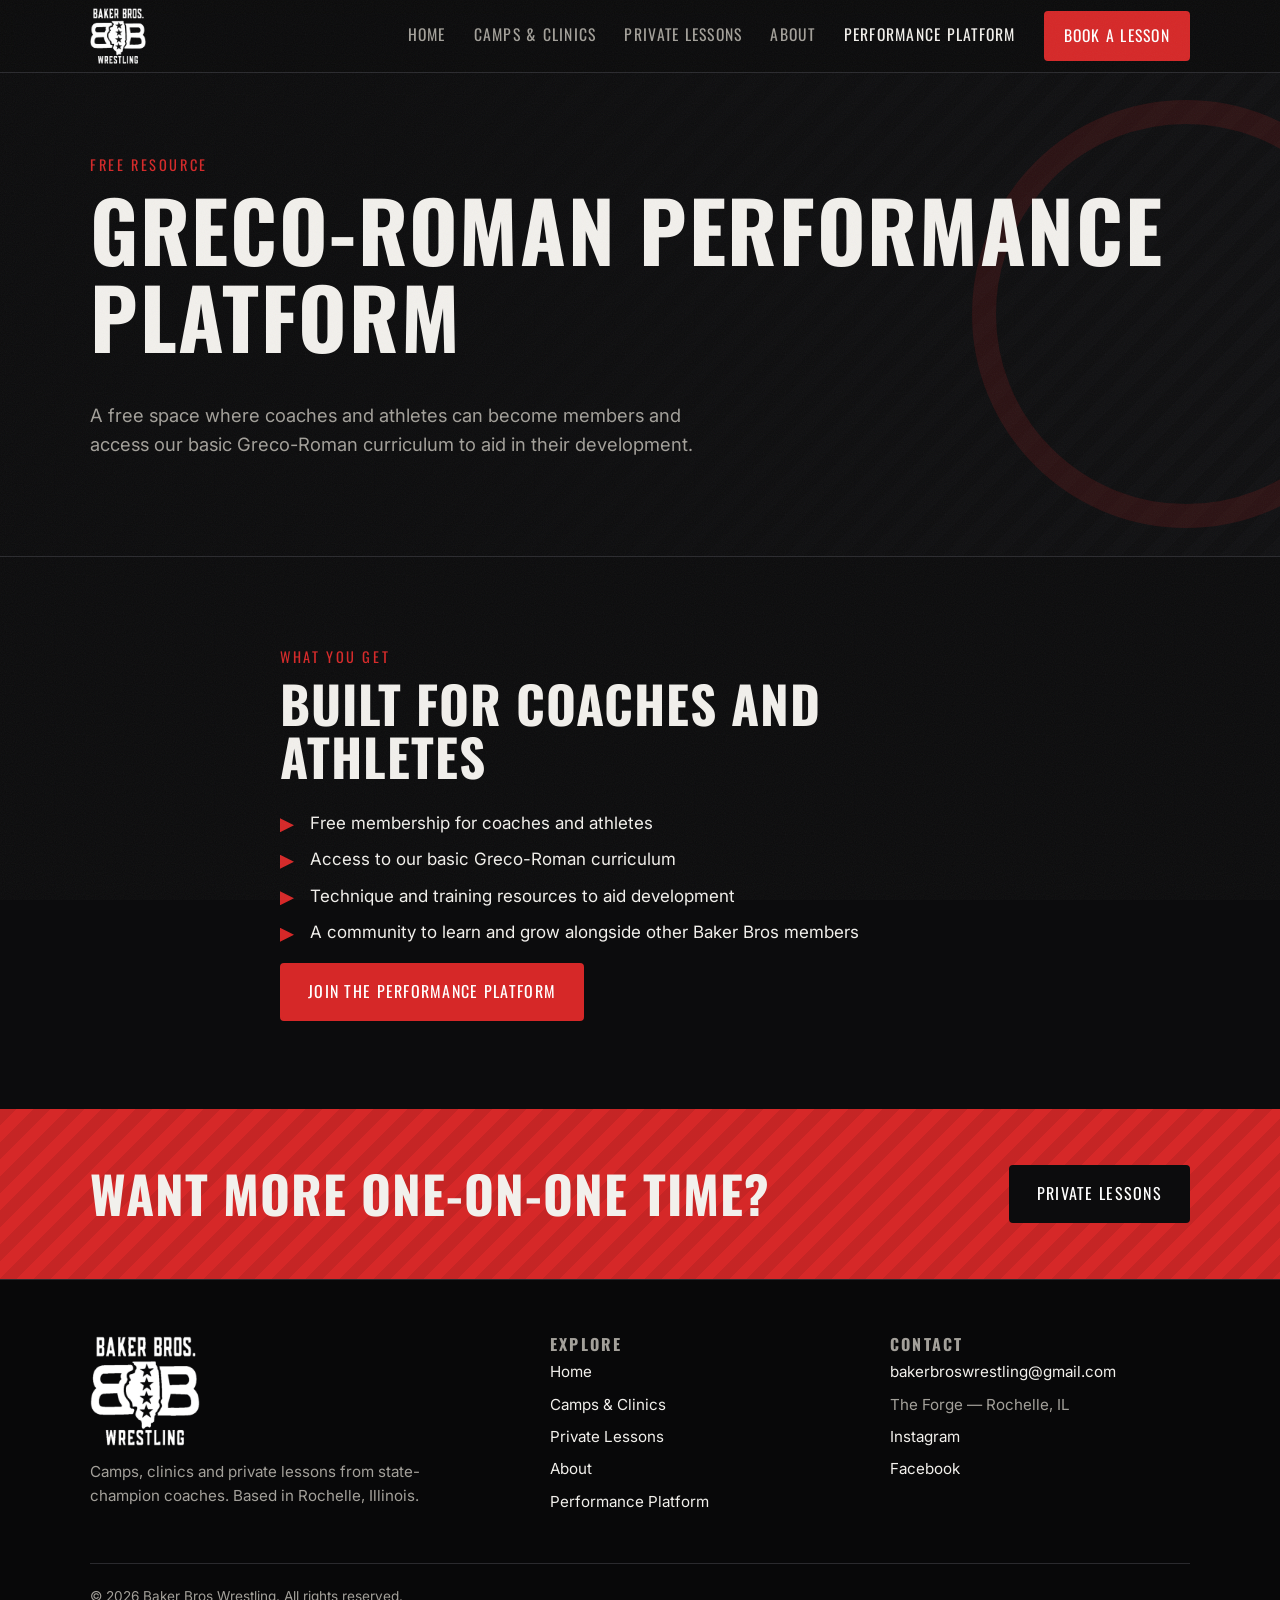
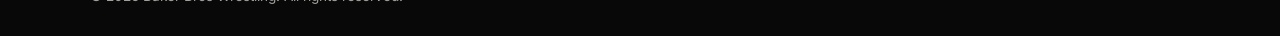
<file: performance-platform.html>
<!DOCTYPE html>
<html lang="en">
<head>
  <meta charset="UTF-8">
  <meta name="viewport" content="width=device-width, initial-scale=1">
  <title>Performance Platform | Baker Bros Wrestling</title>
  <meta name="description" content="The Baker Bros Greco-Roman Performance Platform: a free community where coaches and athletes access basic Greco-Roman curriculum to aid their development.">
  <meta property="og:title" content="Performance Platform | Baker Bros Wrestling">
  <meta property="og:description" content="The Baker Bros Greco-Roman Performance Platform: a free community where coaches and athletes access basic Greco-Roman curriculum to aid their development.">
  <meta property="og:image" content="https://www.bakerbroswrestling.com/images/apple-touch-icon.png">
  <meta property="og:url" content="https://www.bakerbroswrestling.com/performance-platform.html">
  <meta name="twitter:card" content="summary">
  <meta name="twitter:image" content="https://www.bakerbroswrestling.com/images/apple-touch-icon.png">
  <link rel="icon" type="image/png" href="images/favicon.png">
  <link rel="apple-touch-icon" href="images/apple-touch-icon.png">
  <link rel="preconnect" href="https://fonts.googleapis.com">
  <link rel="preconnect" href="https://fonts.gstatic.com" crossorigin>
  <link href="https://fonts.googleapis.com/css2?family=Inter:wght@400;600&family=Oswald:wght@500;700&display=swap" rel="stylesheet">
  <link rel="stylesheet" href="styles.css">
</head>
<body data-page="performance">
  <header id="site-header"></header>

  <main>
    <section class="hero page-hero">
      <div class="container">
        <span class="eyebrow">Free resource</span>
        <h1>Greco-Roman Performance Platform</h1>
        <p class="lead">A free space where coaches and athletes can become members and access our basic Greco-Roman curriculum to aid in their development.</p>
      </div>
    </section>

    <section class="section">
      <div class="container" style="max-width:760px">
        <span class="eyebrow">What you get</span>
        <h2>Built for coaches and athletes</h2>
        <ul class="checklist">
          <li>Free membership for coaches and athletes</li>
          <li>Access to our basic Greco-Roman curriculum</li>
          <li>Technique and training resources to aid development</li>
          <li>A community to learn and grow alongside other Baker Bros members</li>
        </ul>
        <a class="btn" data-skool href="https://www.skool.com/baker-bros-greco-roman-4869" target="_blank" rel="noopener">Join the Performance Platform</a>
      </div>
    </section>

    <section class="cta-band">
      <div class="container">
        <h2>Want more one-on-one time?</h2>
        <a class="btn" href="lessons.html">Private Lessons</a>
      </div>
    </section>
  </main>

  <footer id="site-footer"></footer>
  <script src="site-data.js"></script>
  <script src="main.js"></script>
</body>
</html>
</file>
<file: styles.css>
/* ===========================================================
   Baker Bros Wrestling — site styles
   Change the brand colors in :root to restyle the whole site.
   =========================================================== */
:root {
  --bg: #0c0c0d;
  --bg-2: #141416;
  --bg-3: #1c1c1f;
  --line: #2a2a2e;
  --text: #f2f0ec;
  --muted: #a3a09a;
  --accent: #d62828;        /* main brand red */
  --accent-2: #f2b705;      /* gold highlight */
  --radius: 4px;
  --max: 1140px;
  --head: "Oswald", "Arial Narrow", sans-serif;
  --body: "Inter", system-ui, -apple-system, sans-serif;
}

* { box-sizing: border-box; }
html { scroll-behavior: smooth; }
body {
  margin: 0;
  background: var(--bg);
  color: var(--text);
  font-family: var(--body);
  font-size: 17px;
  line-height: 1.6;
  -webkit-font-smoothing: antialiased;
}
/* subtle grain for the gritty feel */
body::before {
  content: "";
  position: fixed; inset: 0;
  pointer-events: none; z-index: 100;
  opacity: .05;
  background-image: url("data:image/svg+xml,%3Csvg xmlns='http://www.w3.org/2000/svg' width='160' height='160'%3E%3Cfilter id='n'%3E%3CfeTurbulence type='fractalNoise' baseFrequency='.9' numOctaves='2'/%3E%3C/filter%3E%3Crect width='100%25' height='100%25' filter='url(%23n)'/%3E%3C/svg%3E");
}

img { max-width: 100%; display: block; }
a { color: inherit; }
h1, h2, h3, h4 {
  font-family: var(--head);
  text-transform: uppercase;
  letter-spacing: .02em;
  line-height: 1.05;
  margin: 0 0 .5em;
}
h1 { font-size: clamp(2.6rem, 7vw, 5.2rem); }
h2 { font-size: clamp(2rem, 4.5vw, 3.2rem); }
h3 { font-size: 1.45rem; }
p { margin: 0 0 1em; }

.container { width: 100%; max-width: var(--max); margin: 0 auto; padding: 0 20px; }
.section { padding: 88px 0; }
.section.alt { background: var(--bg-2); border-top: 1px solid var(--line); border-bottom: 1px solid var(--line); }
.eyebrow {
  font-family: var(--head);
  color: var(--accent);
  text-transform: uppercase;
  letter-spacing: .18em;
  font-size: .9rem;
  margin-bottom: .6em;
  display: block;
}
.lead { font-size: 1.15rem; color: var(--muted); max-width: 640px; }
.muted { color: var(--muted); }

/* ---------- buttons ---------- */
.btn {
  display: inline-block;
  font-family: var(--head);
  text-transform: uppercase;
  letter-spacing: .08em;
  font-size: 1rem;
  text-decoration: none;
  padding: 14px 26px;
  border-radius: var(--radius);
  border: 2px solid var(--accent);
  background: var(--accent);
  color: #fff;
  cursor: pointer;
  transition: background .15s, color .15s, transform .15s;
}
.btn:hover { background: #b51f1f; border-color: #b51f1f; transform: translateY(-1px); }
.btn.ghost { background: transparent; color: var(--text); border-color: var(--text); }
.btn.ghost:hover { background: var(--text); color: var(--bg); }
.btn.disabled { background: var(--bg-3); border-color: var(--line); color: var(--muted); pointer-events: none; }
.btn-row { display: flex; flex-wrap: wrap; gap: 12px; }

/* ---------- header / nav ---------- */
.site-header {
  position: sticky; top: 0; z-index: 50;
  background: rgba(12,12,13,.92);
  backdrop-filter: blur(8px);
  border-bottom: 1px solid var(--line);
}
.nav { display: flex; align-items: center; justify-content: space-between; height: 72px; }
.logo { text-decoration: none; display: flex; line-height: 1; }
.logo img { height: 56px; width: auto; }
.logo-footer img { height: 110px; }
.nav-links { display: flex; align-items: center; gap: 28px; list-style: none; margin: 0; padding: 0; }
.nav-links a {
  font-family: var(--head); text-transform: uppercase; letter-spacing: .08em;
  text-decoration: none; font-size: .98rem; color: var(--muted);
}
.nav-links a:hover, .nav-links a.active { color: var(--text); }
.nav-links .btn { color: #fff; padding: 10px 18px; }
.nav-toggle { display: none; background: none; border: 0; color: var(--text); font-size: 1.8rem; cursor: pointer; }

@media (max-width: 800px) {
  .nav-toggle { display: block; }
  .nav-links {
    display: none;
    position: absolute; top: 72px; left: 0; right: 0;
    flex-direction: column; align-items: stretch; gap: 0;
    background: var(--bg-2); border-bottom: 1px solid var(--line);
  }
  .nav-links.open { display: flex; }
  .nav-links li a { display: block; padding: 16px 20px; border-top: 1px solid var(--line); }
  .nav-links .btn { margin: 12px 20px 16px; text-align: center; }
}

/* ---------- hero ---------- */
.hero {
  position: relative;
  padding: 120px 0 110px;
  overflow: hidden;
  background:
    linear-gradient(90deg, rgba(12,12,13,.96) 30%, rgba(12,12,13,.55)),
    repeating-linear-gradient(135deg, #17171a 0 14px, #121214 14px 28px);
  border-bottom: 1px solid var(--line);
}
.hero::after {
  content: "";
  position: absolute; right: -120px; top: 50%;
  width: 560px; height: 560px; transform: translateY(-50%);
  border: 34px solid var(--accent); border-radius: 50%;
  opacity: .14;
}
.hero .container { position: relative; z-index: 1; }
.hero h1 span { color: var(--accent); display: block; }
.hero .lead { margin-bottom: 32px; }
.page-hero { padding: 80px 0 64px; }
.page-hero::after { width: 380px; height: 380px; border-width: 24px; }

/* ---------- stat strip ---------- */
.stats { display: grid; grid-template-columns: repeat(3, 1fr); border-bottom: 1px solid var(--line); background: var(--bg-2); }
.stat { padding: 28px 20px; text-align: center; border-right: 1px solid var(--line); }
.stat:last-child { border-right: 0; }
.stat b { display: block; font-family: var(--head); font-size: 2.2rem; color: var(--accent-2); line-height: 1; }
.stat span { font-size: .85rem; text-transform: uppercase; letter-spacing: .12em; color: var(--muted); }
@media (max-width: 640px) {
  .stats { grid-template-columns: 1fr; }
  .stat { border-right: 0; border-bottom: 1px solid var(--line); }
}

/* ---------- cards / grids ---------- */
.grid { display: grid; gap: 24px; }
.grid-2 { grid-template-columns: repeat(2, 1fr); }
.grid-3 { grid-template-columns: repeat(3, 1fr); }
@media (max-width: 900px) { .grid-3 { grid-template-columns: 1fr 1fr; } }
@media (max-width: 640px) { .grid-2, .grid-3 { grid-template-columns: 1fr; } }

.card {
  background: var(--bg-3);
  border: 1px solid var(--line);
  border-radius: var(--radius);
  padding: 30px;
  position: relative;
}
.card.accent-top { border-top: 4px solid var(--accent); }
.card h3 { margin-bottom: .4em; }
.card p:last-child { margin-bottom: 0; }
.card .num { font-family: var(--head); color: var(--accent); font-size: 2.4rem; line-height: 1; display: block; margin-bottom: 12px; }

.split { display: grid; grid-template-columns: 1.1fr 1fr; gap: 56px; align-items: center; }
@media (max-width: 860px) { .split { grid-template-columns: 1fr; gap: 32px; } }

.photo-ph {
  aspect-ratio: 4 / 3;
  border-radius: var(--radius);
  border: 1px dashed #3a3a40;
  background: repeating-linear-gradient(45deg, #18181b 0 10px, #1d1d21 10px 20px);
  display: grid; place-items: center;
  color: var(--muted);
  font-family: var(--head); text-transform: uppercase; letter-spacing: .12em; font-size: .9rem;
  text-align: center; padding: 16px;
}
.photo-ph.tall { aspect-ratio: 3 / 4; }
.photo { width: 100%; height: auto; border-radius: var(--radius); border: 1px solid var(--line); object-fit: cover; object-position: 50% 30%; }
.photo.tall { aspect-ratio: 3 / 4; }
.photo-logo { aspect-ratio: 4 / 3; object-fit: contain; padding: 28px; background: var(--bg-2); }

.checklist { list-style: none; padding: 0; margin: 0 0 1em; }
.checklist li { padding-left: 30px; position: relative; margin-bottom: .55em; }
.checklist li::before {
  content: ""; position: absolute; left: 0; top: .5em;
  width: 14px; height: 14px; background: var(--accent);
  clip-path: polygon(0 0, 100% 50%, 0 100%);
}

/* ---------- events ---------- */
.filters { display: flex; gap: 10px; flex-wrap: wrap; margin-bottom: 28px; }
.filter {
  font-family: var(--head); text-transform: uppercase; letter-spacing: .08em;
  background: transparent; color: var(--muted);
  border: 1px solid var(--line); border-radius: 999px;
  padding: 8px 18px; cursor: pointer; font-size: .95rem;
}
.filter.active, .filter:hover { color: var(--text); border-color: var(--accent); }

.events { display: grid; gap: 20px; }
.event {
  display: grid; grid-template-columns: 130px 1fr auto; gap: 28px; align-items: center;
  background: var(--bg-3); border: 1px solid var(--line); border-left: 4px solid var(--accent);
  border-radius: var(--radius); padding: 26px 28px;
}
.event.clinic { border-left-color: var(--accent-2); }
.event-date { text-align: center; font-family: var(--head); text-transform: uppercase; line-height: 1; }
.event-date .m { color: var(--accent); letter-spacing: .12em; font-size: 1rem; }
.event-date .d { font-size: 2.6rem; display: block; margin: 4px 0; }
.event-date .y { color: var(--muted); font-size: .85rem; letter-spacing: .1em; }
.tag {
  display: inline-block; font-family: var(--head); text-transform: uppercase; letter-spacing: .12em;
  font-size: .75rem; padding: 3px 10px; border-radius: 2px; margin-bottom: 8px;
  background: rgba(214,40,40,.15); color: #ff6b6b;
}
.event.clinic .tag { background: rgba(242,183,5,.12); color: var(--accent-2); }
.event h3 { margin-bottom: .35em; }
.meta { display: flex; flex-wrap: wrap; gap: 6px 22px; color: var(--muted); font-size: .93rem; margin-bottom: 8px; }
.meta b { color: var(--text); font-weight: 600; }
.event .price { font-family: var(--head); font-size: 2rem; text-align: right; line-height: 1; margin-bottom: 12px; }
.event .price small { display: block; font-size: .75rem; color: var(--muted); letter-spacing: .1em; margin-top: 4px; }
.event-cta { text-align: right; }
.spots { font-size: .82rem; color: var(--accent-2); margin-top: 8px; }
.empty { padding: 40px; text-align: center; border: 1px dashed var(--line); border-radius: var(--radius); color: var(--muted); }
@media (max-width: 800px) {
  .event { grid-template-columns: 1fr; gap: 14px; }
  .event-date { text-align: left; display: flex; gap: 10px; align-items: baseline; }
  .event-date .d { font-size: 1.8rem; margin: 0; }
  .event .price, .event-cta { text-align: left; }
}

/* ---------- pricing ---------- */
.price-card { text-align: center; }
.price-card .amount { font-family: var(--head); font-size: 3.2rem; line-height: 1; margin: 10px 0 4px; }
.price-card .per { color: var(--muted); font-size: .9rem; text-transform: uppercase; letter-spacing: .1em; margin-bottom: 18px; display: block; }
.price-card.featured { border-color: var(--accent); box-shadow: 0 0 0 1px var(--accent); }
.badge {
  position: absolute; top: -12px; left: 50%; transform: translateX(-50%);
  background: var(--accent); color: #fff; font-family: var(--head); text-transform: uppercase;
  letter-spacing: .12em; font-size: .72rem; padding: 4px 12px; border-radius: 2px;
}

/* ---------- forms ---------- */
.form { display: grid; gap: 18px; }
.form-row { display: grid; grid-template-columns: 1fr 1fr; gap: 18px; }
@media (max-width: 640px) { .form-row { grid-template-columns: 1fr; } }
label { display: block; font-family: var(--head); text-transform: uppercase; letter-spacing: .08em; font-size: .85rem; margin-bottom: 6px; color: var(--muted); }
input, select, textarea {
  width: 100%; font: inherit; color: var(--text);
  background: var(--bg); border: 1px solid var(--line); border-radius: var(--radius);
  padding: 12px 14px;
}
input:focus, select:focus, textarea:focus { outline: none; border-color: var(--accent); }
textarea { min-height: 120px; resize: vertical; }
.hp { position: absolute; left: -9999px; }
.form-note { font-size: .85rem; color: var(--muted); }
.form .req { color: var(--accent-2); }
.field-error { margin: 6px 0 0; font-size: .88rem; color: #ff8a8a; }
.field-error:empty { display: none; }
input[aria-invalid="true"], select[aria-invalid="true"], textarea[aria-invalid="true"] { border-color: #ff8a8a; }
.form-success { padding: 8px 4px; }
.form-success:focus { outline: none; }
.form-success h3 { color: var(--accent-2); margin-bottom: 10px; }
.form-success a { color: var(--text); }
.form-status { display: none; padding: 14px 16px; border-radius: var(--radius); }
.form-status.ok { display: block; background: rgba(46,160,67,.15); border: 1px solid #2ea043; }
.form-status.err { display: block; background: rgba(214,40,40,.12); border: 1px solid var(--accent); }

/* ---------- faq ---------- */
details { border-bottom: 1px solid var(--line); padding: 18px 0; }
details summary {
  cursor: pointer; list-style: none; font-family: var(--head); text-transform: uppercase;
  letter-spacing: .04em; font-size: 1.2rem; display: flex; justify-content: space-between; gap: 16px;
}
details summary::-webkit-details-marker { display: none; }
details summary::after { content: "+"; color: var(--accent); font-size: 1.5rem; line-height: 1; }
details[open] summary::after { content: "–"; }
details p { margin: 12px 0 0; color: var(--muted); }
details p a { color: var(--text); text-decoration: underline; }

/* ---------- CTA band ---------- */
.cta-band {
  background: var(--accent);
  padding: 56px 0;
  background-image: repeating-linear-gradient(135deg, rgba(0,0,0,.08) 0 12px, transparent 12px 24px);
}
.cta-band .container { display: flex; justify-content: space-between; align-items: center; gap: 24px; flex-wrap: wrap; }
.cta-band h2 { margin: 0; }
.cta-band .btn { background: var(--bg); border-color: var(--bg); }
.cta-band .btn:hover { background: #000; border-color: #000; }

/* ---------- footer ---------- */
.site-footer { background: #080809; border-top: 1px solid var(--line); padding: 56px 0 28px; font-size: .95rem; }
.footer-grid { display: grid; grid-template-columns: 1.4fr 1fr 1fr; gap: 40px; margin-bottom: 40px; }
.site-footer h4 { font-size: 1rem; color: var(--muted); letter-spacing: .14em; }
.site-footer ul { list-style: none; padding: 0; margin: 0; }
.site-footer li { margin-bottom: 8px; }
.site-footer a { color: var(--text); text-decoration: none; }
.site-footer a:hover { color: var(--accent); }
.copyright { border-top: 1px solid var(--line); padding-top: 22px; color: var(--muted); font-size: .85rem; }
@media (max-width: 760px) { .footer-grid { grid-template-columns: 1fr; gap: 28px; } }
</file>
